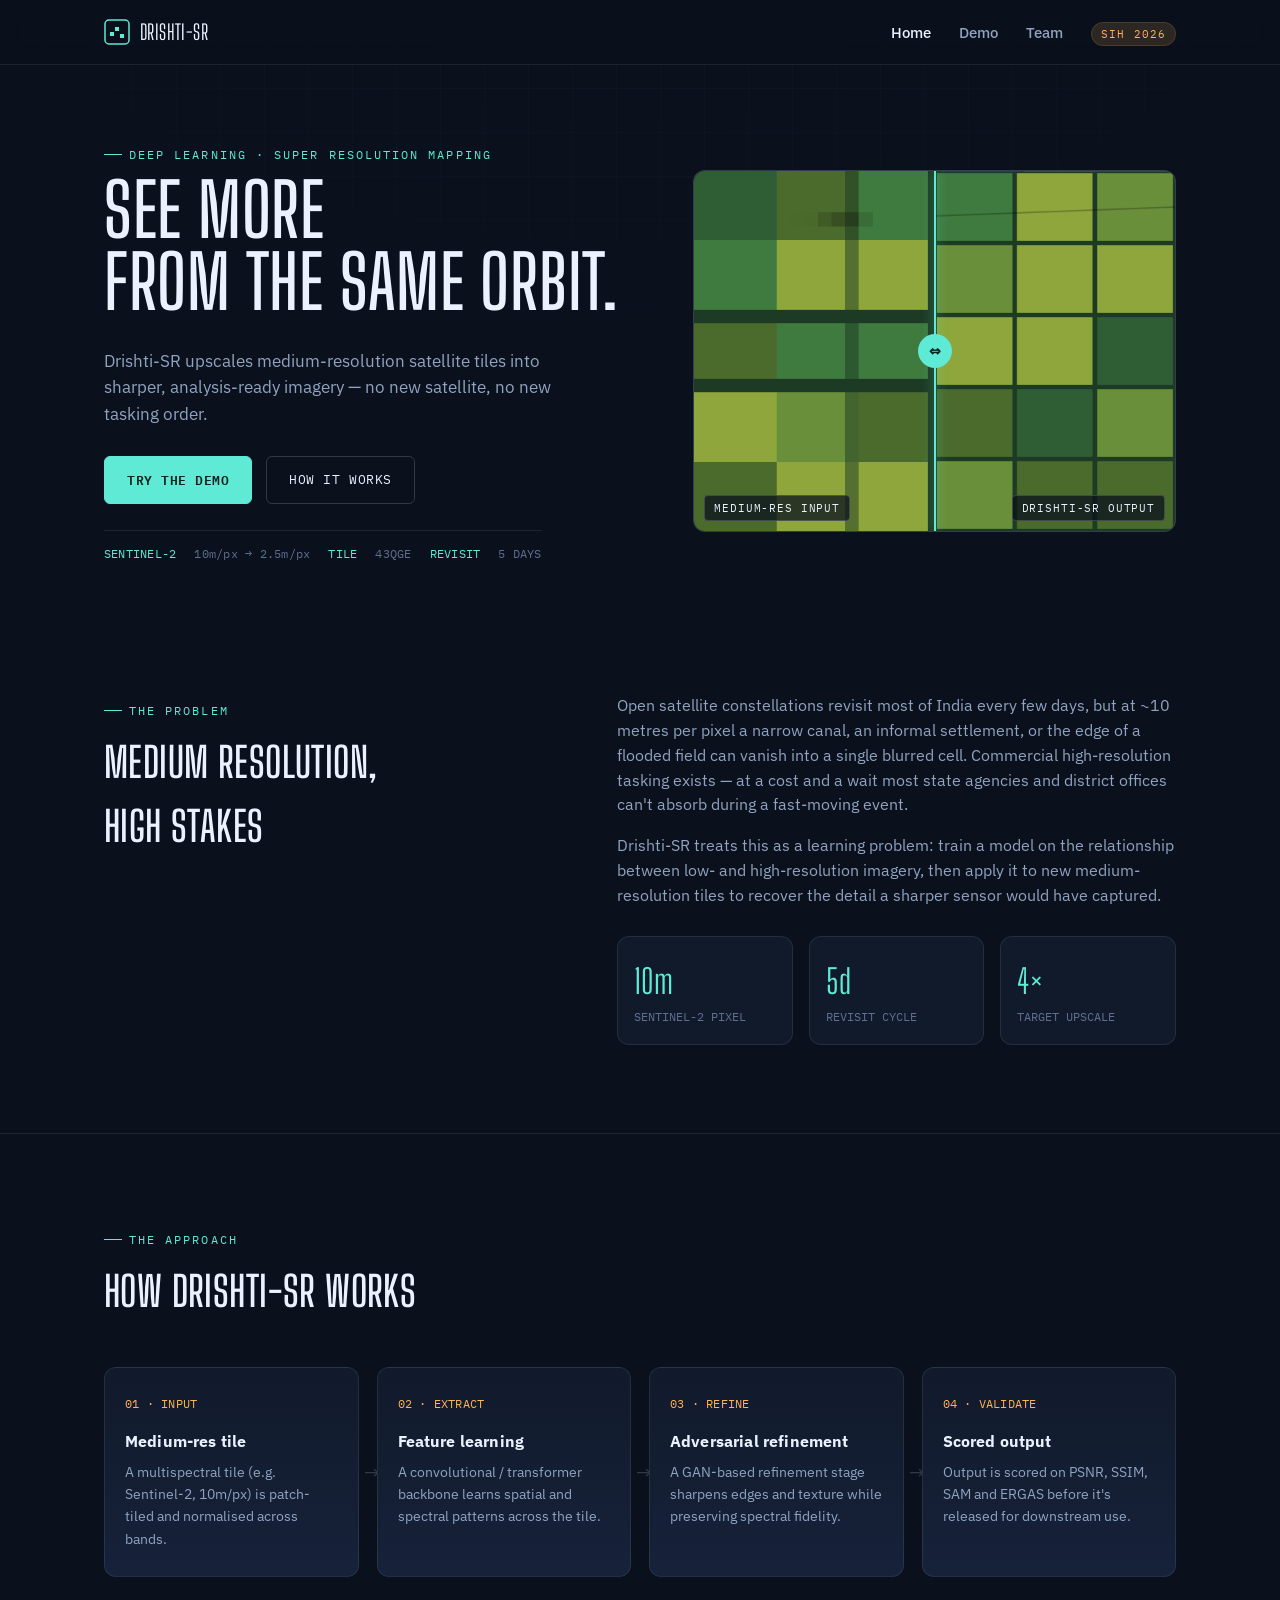
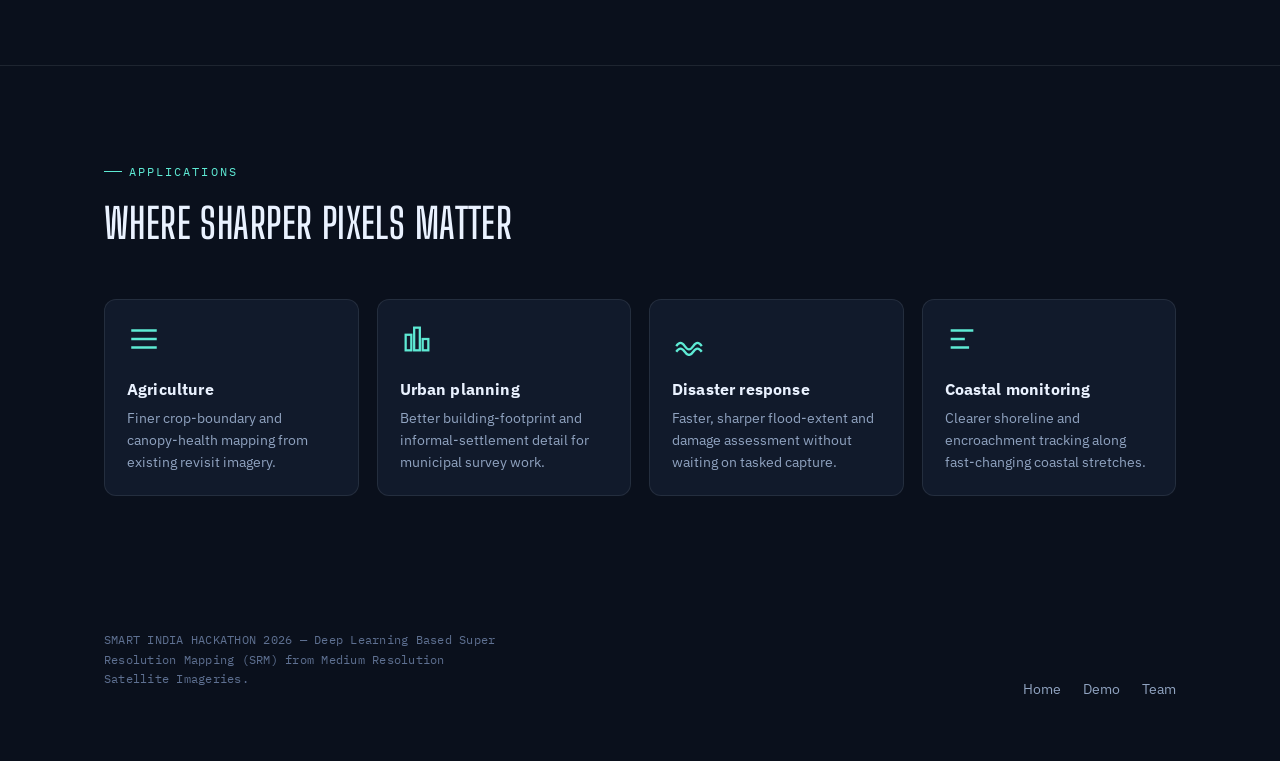
<file: index.html>
<!DOCTYPE html>
<html lang="en">
<head>
<meta charset="UTF-8">
<meta name="viewport" content="width=device-width, initial-scale=1.0">
<title>Drishti-SR — Deep Learning Super Resolution Mapping</title>
<meta name="description" content="Drishti-SR upscales medium-resolution satellite imagery into sharper, analysis-ready tiles using deep learning.">
<link rel="preconnect" href="https://fonts.googleapis.com">
<link href="https://fonts.googleapis.com/css2?family=Big+Shoulders+Display:wght@500;700&family=IBM+Plex+Sans:wght@400;500;600;700&family=IBM+Plex+Mono:wght@400;500&display=swap" rel="stylesheet">
<link rel="stylesheet" href="style.css">
</head>
<body>

  
<nav class="site-nav">
  <div class="wrap">
    <a class="brand" href="index.html">
      <svg class="brand-mark" viewBox="0 0 26 26" fill="none"><rect x="1" y="1" width="24" height="24" rx="4" stroke="#5EEAD4" stroke-width="1.5"/><path d="M6 13h4v4H6zM11 8h4v4h-4zM16 15h4v4h-4z" fill="#5EEAD4"/></svg>
      Drishti-SR
    </a>
    <button class="nav-toggle" aria-label="Toggle menu" aria-expanded="false">☰</button>
    <ul class="nav-links">
      <li><a href="index.html" class="is-active">Home</a></li>
      <li><a href="demo.html">Demo</a></li>
      <li><a href="team.html">Team</a></li>
      <li><span class="nav-tag">SIH 2026</span></li>
    </ul>
  </div>
</nav>

<header class="hero">
  <div class="wrap hero-grid">
    <div class="hero-copy reveal">
      <p class="eyebrow">Deep Learning · Super Resolution Mapping</p>
      <h1>See more<br>from the same orbit.</h1>
      <p class="lede">Drishti-SR upscales medium-resolution satellite tiles into sharper, analysis-ready imagery — no new satellite, no new tasking order.</p>
      <div class="btn-row">
        <a class="btn btn-primary" href="demo.html">Try the demo</a>
        <a class="btn" href="#approach">How it works</a>
      </div>
      <div class="readout mono">
        <span>SENTINEL-2</span> 10m/px → 2.5m/px
        <span>TILE</span> 43QGE
        <span>REVISIT</span> 5 DAYS
      </div>
    </div>
    <div class="hero-visual reveal">
      <div class="compare" id="hero-compare">
        <div class="compare-layer compare-before"><canvas id="hero-canvas-lr"></canvas></div>
        <div class="compare-layer compare-after"><canvas id="hero-canvas-hr"></canvas></div>
        <div class="compare-handle"></div>
        <span class="compare-label left">Medium-res input</span>
        <span class="compare-label right">Drishti-SR output</span>
      </div>
    </div>
  </div>
</header>

<section id="problem">
  <div class="wrap split">
    <div class="reveal">
      <p class="eyebrow">The problem</p>
      <h2>Medium resolution,<br>high stakes</h2>
    </div>
    <div class="reveal">
      <p>Open satellite constellations revisit most of India every few days, but at ~10 metres per pixel a narrow canal, an informal settlement, or the edge of a flooded field can vanish into a single blurred cell. Commercial high-resolution tasking exists — at a cost and a wait most state agencies and district offices can't absorb during a fast-moving event.</p>
      <p>Drishti-SR treats this as a learning problem: train a model on the relationship between low- and high-resolution imagery, then apply it to new medium-resolution tiles to recover the detail a sharper sensor would have captured.</p>
      <div class="stat-row">
        <div class="stat"><div class="n">10m</div><div class="l">SENTINEL-2 PIXEL</div></div>
        <div class="stat"><div class="n">5d</div><div class="l">REVISIT CYCLE</div></div>
        <div class="stat"><div class="n">4×</div><div class="l">TARGET UPSCALE</div></div>
      </div>
    </div>
  </div>
</section>

<section id="approach">
  <div class="wrap">
    <p class="eyebrow reveal">The approach</p>
    <h2 class="reveal">How Drishti-SR works</h2>
    <div class="pipeline">
      <div class="pipe-step reveal">
        <div class="idx mono">01 · INPUT</div>
        <h3>Medium-res tile</h3>
        <p>A multispectral tile (e.g. Sentinel-2, 10m/px) is patch-tiled and normalised across bands.</p>
        <span class="pipe-arrow">→</span>
      </div>
      <div class="pipe-step reveal">
        <div class="idx mono">02 · EXTRACT</div>
        <h3>Feature learning</h3>
        <p>A convolutional / transformer backbone learns spatial and spectral patterns across the tile.</p>
        <span class="pipe-arrow">→</span>
      </div>
      <div class="pipe-step reveal">
        <div class="idx mono">03 · REFINE</div>
        <h3>Adversarial refinement</h3>
        <p>A GAN-based refinement stage sharpens edges and texture while preserving spectral fidelity.</p>
        <span class="pipe-arrow">→</span>
      </div>
      <div class="pipe-step reveal">
        <div class="idx mono">04 · VALIDATE</div>
        <h3>Scored output</h3>
        <p>Output is scored on PSNR, SSIM, SAM and ERGAS before it's released for downstream use.</p>
      </div>
    </div>
  </div>
</section>

<section id="use-cases">
  <div class="wrap">
    <p class="eyebrow reveal">Applications</p>
    <h2 class="reveal">Where sharper pixels matter</h2>
    <div class="cases">
      <div class="case reveal">
        <svg class="ic" viewBox="0 0 24 24" fill="none" stroke="currentColor" stroke-width="1.6"><path d="M3 12h18M3 6h18M3 18h18"/></svg>
        <h3>Agriculture</h3>
        <p>Finer crop-boundary and canopy-health mapping from existing revisit imagery.</p>
      </div>
      <div class="case reveal">
        <svg class="ic" viewBox="0 0 24 24" fill="none" stroke="currentColor" stroke-width="1.6"><rect x="4" y="9" width="4" height="11"/><rect x="10" y="4" width="4" height="16"/><rect x="16" y="12" width="4" height="8"/></svg>
        <h3>Urban planning</h3>
        <p>Better building-footprint and informal-settlement detail for municipal survey work.</p>
      </div>
      <div class="case reveal">
        <svg class="ic" viewBox="0 0 24 24" fill="none" stroke="currentColor" stroke-width="1.6"><path d="M3 17c2-3 4-3 6 0s4 3 6 0 4-3 6 0"/><path d="M3 21c2-3 4-3 6 0s4 3 6 0 4-3 6 0"/></svg>
        <h3>Disaster response</h3>
        <p>Faster, sharper flood-extent and damage assessment without waiting on tasked capture.</p>
      </div>
      <div class="case reveal">
        <svg class="ic" viewBox="0 0 24 24" fill="none" stroke="currentColor" stroke-width="1.6"><path d="M4 6h16M4 12h10M4 18h13"/></svg>
        <h3>Coastal monitoring</h3>
        <p>Clearer shoreline and encroachment tracking along fast-changing coastal stretches.</p>
      </div>
    </div>
  </div>
</section>

<footer>
  <div class="wrap footer-grid">
    <p class="footer-ps mono">SMART INDIA HACKATHON 2026 — Deep Learning Based Super Resolution Mapping (SRM) from Medium Resolution Satellite Imageries.</p>
    <ul class="footer-links">
      <li><a href="index.html">Home</a></li>
      <li><a href="demo.html">Demo</a></li>
      <li><a href="team.html">Team</a></li>
    </ul>
  </div>
</footer>

<script src="script.js"></script>
<script>
  window.addEventListener('DOMContentLoaded', () => {
    const lr = document.getElementById('hero-canvas-lr');
    const hr = document.getElementById('hero-canvas-hr');
    if (lr && hr) {
      const W = 640, H = 480;
      hr.width = W; hr.height = H;
      const hctx = hr.getContext('2d');
      drawSampleTile(hctx, W, H, 'farmland', 7);
      pixelateCanvas(hr, lr, 18);
    }
  });
</script>
</body>
</html>
</file>
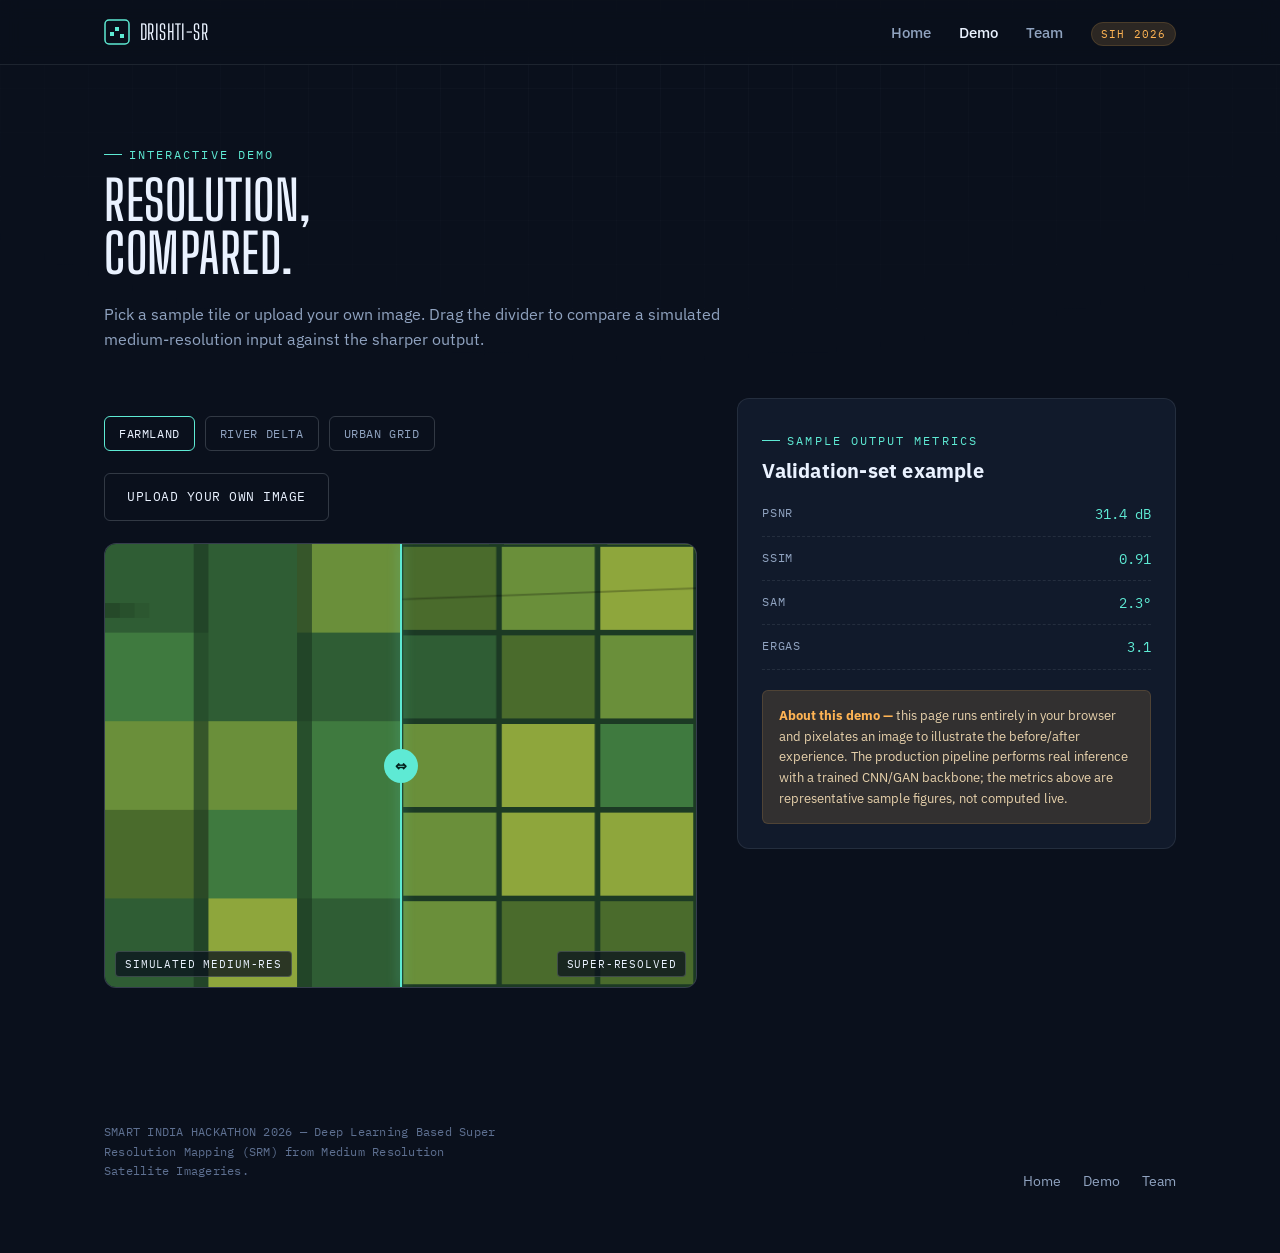
<file: demo.html>
<!DOCTYPE html>
<html lang="en">
<head>
<meta charset="UTF-8">
<meta name="viewport" content="width=device-width, initial-scale=1.0">
<title>Demo — Drishti-SR</title>
<meta name="description" content="See a simulated before/after comparison of medium-resolution input versus Drishti-SR super-resolved output.">
<link rel="preconnect" href="https://fonts.googleapis.com">
<link href="https://fonts.googleapis.com/css2?family=Big+Shoulders+Display:wght@500;700&family=IBM+Plex+Sans:wght@400;500;600;700&family=IBM+Plex+Mono:wght@400;500&display=swap" rel="stylesheet">
<link rel="stylesheet" href="style.css">
</head>
<body>

<nav class="site-nav">
  <div class="wrap">
    <a class="brand" href="index.html">
      <svg class="brand-mark" viewBox="0 0 26 26" fill="none"><rect x="1" y="1" width="24" height="24" rx="4" stroke="#5EEAD4" stroke-width="1.5"/><path d="M6 13h4v4H6zM11 8h4v4h-4zM16 15h4v4h-4z" fill="#5EEAD4"/></svg>
      Drishti-SR
    </a>
    <button class="nav-toggle" aria-label="Toggle menu" aria-expanded="false">☰</button>
    <ul class="nav-links">
      <li><a href="index.html">Home</a></li>
      <li><a href="demo.html" class="is-active">Demo</a></li>
      <li><a href="team.html">Team</a></li>
      <li><span class="nav-tag">SIH 2026</span></li>
    </ul>
  </div>
</nav>


<header class="hero" style="padding-bottom:10px;">
  <div class="wrap">
    <p class="eyebrow reveal">Interactive demo</p>
    <h1 class="reveal" style="font-size:clamp(2.2rem,5vw,3.4rem);">Resolution,<br>compared.</h1>
    <p class="lede reveal">Pick a sample tile or upload your own image. Drag the divider to compare a simulated medium-resolution input against the sharper output.</p>
  </div>
</header>

<section style="padding-top:20px;">
  <div class="wrap demo-shell">
    <div class="reveal">
      <div class="tile-picker" role="group" aria-label="Choose a sample tile">
        <button class="tile-btn is-active" data-tile="farmland">Farmland</button>
        <button class="tile-btn" data-tile="river">River delta</button>
        <button class="tile-btn" data-tile="urban">Urban grid</button>
      </div>
      <div class="upload-row">
        <label class="btn" for="file-input">Upload your own image</label>
        <input type="file" id="file-input" accept="image/*">
        <span class="mono" id="upload-status" style="font-size:0.8rem;color:var(--muted-2);"></span>
      </div>

      <div class="compare" id="demo-compare">
        <div class="compare-layer compare-before"><canvas id="demo-canvas-lr"></canvas></div>
        <div class="compare-layer compare-after"><canvas id="demo-canvas-hr"></canvas></div>
        <div class="compare-handle"></div>
        <span class="compare-label left">Simulated medium-res</span>
        <span class="compare-label right">Super-resolved</span>
      </div>
    </div>

    <aside class="reveal">
      <div class="panel-box">
        <p class="eyebrow" style="margin-bottom:6px;">Sample output metrics</p>
        <h3 style="margin-bottom:0;">Validation-set example</h3>
        <ul class="metric-list">
          <li><span>PSNR</span><span>31.4 dB</span></li>
          <li><span>SSIM</span><span>0.91</span></li>
          <li><span>SAM</span><span>2.3°</span></li>
          <li><span>ERGAS</span><span>3.1</span></li>
        </ul>
        <div class="note-box">
          <strong>About this demo —</strong> this page runs entirely in your browser and pixelates an image to illustrate the before/after experience. The production pipeline performs real inference with a trained CNN/GAN backbone; the metrics above are representative sample figures, not computed live.
        </div>
      </div>
    </aside>
  </div>
</section>

<footer>
  <div class="wrap footer-grid">
    <p class="footer-ps mono">SMART INDIA HACKATHON 2026 — Deep Learning Based Super Resolution Mapping (SRM) from Medium Resolution Satellite Imageries.</p>
    <ul class="footer-links">
      <li><a href="index.html">Home</a></li>
      <li><a href="demo.html">Demo</a></li>
      <li><a href="team.html">Team</a></li>
    </ul>
  </div>
</footer>

<script src="script.js"></script>
<script>
  const W = 640, H = 480;
  const lrCanvas = document.getElementById('demo-canvas-lr');
  const hrCanvas = document.getElementById('demo-canvas-hr');
  const status = document.getElementById('upload-status');

  function renderSample(kind) {
    hrCanvas.width = W; hrCanvas.height = H;
    const ctx = hrCanvas.getContext('2d');
    drawSampleTile(ctx, W, H, kind, Math.floor(Math.random() * 1000) + 1);
    pixelateCanvas(hrCanvas, lrCanvas, 16);
    status.textContent = '';
  }

  document.querySelectorAll('.tile-btn').forEach(btn => {
    btn.addEventListener('click', () => {
      document.querySelectorAll('.tile-btn').forEach(b => b.classList.remove('is-active'));
      btn.classList.add('is-active');
      renderSample(btn.dataset.tile);
    });
  });

  document.getElementById('file-input').addEventListener('change', (e) => {
    const file = e.target.files[0];
    if (!file) return;
    const img = new Image();
    img.onload = () => {
      hrCanvas.width = W; hrCanvas.height = H;
      const ctx = hrCanvas.getContext('2d');
      // cover-fit the uploaded image into the canvas
      const scale = Math.max(W / img.width, H / img.height);
      const w = img.width * scale, h = img.height * scale;
      ctx.drawImage(img, (W - w) / 2, (H - h) / 2, w, h);
      pixelateCanvas(hrCanvas, lrCanvas, 16);
      document.querySelectorAll('.tile-btn').forEach(b => b.classList.remove('is-active'));
      status.textContent = file.name;
    };
    img.src = URL.createObjectURL(file);
  });

  window.addEventListener('DOMContentLoaded', () => renderSample('farmland'));
</script>
</body>
</html>
</file>
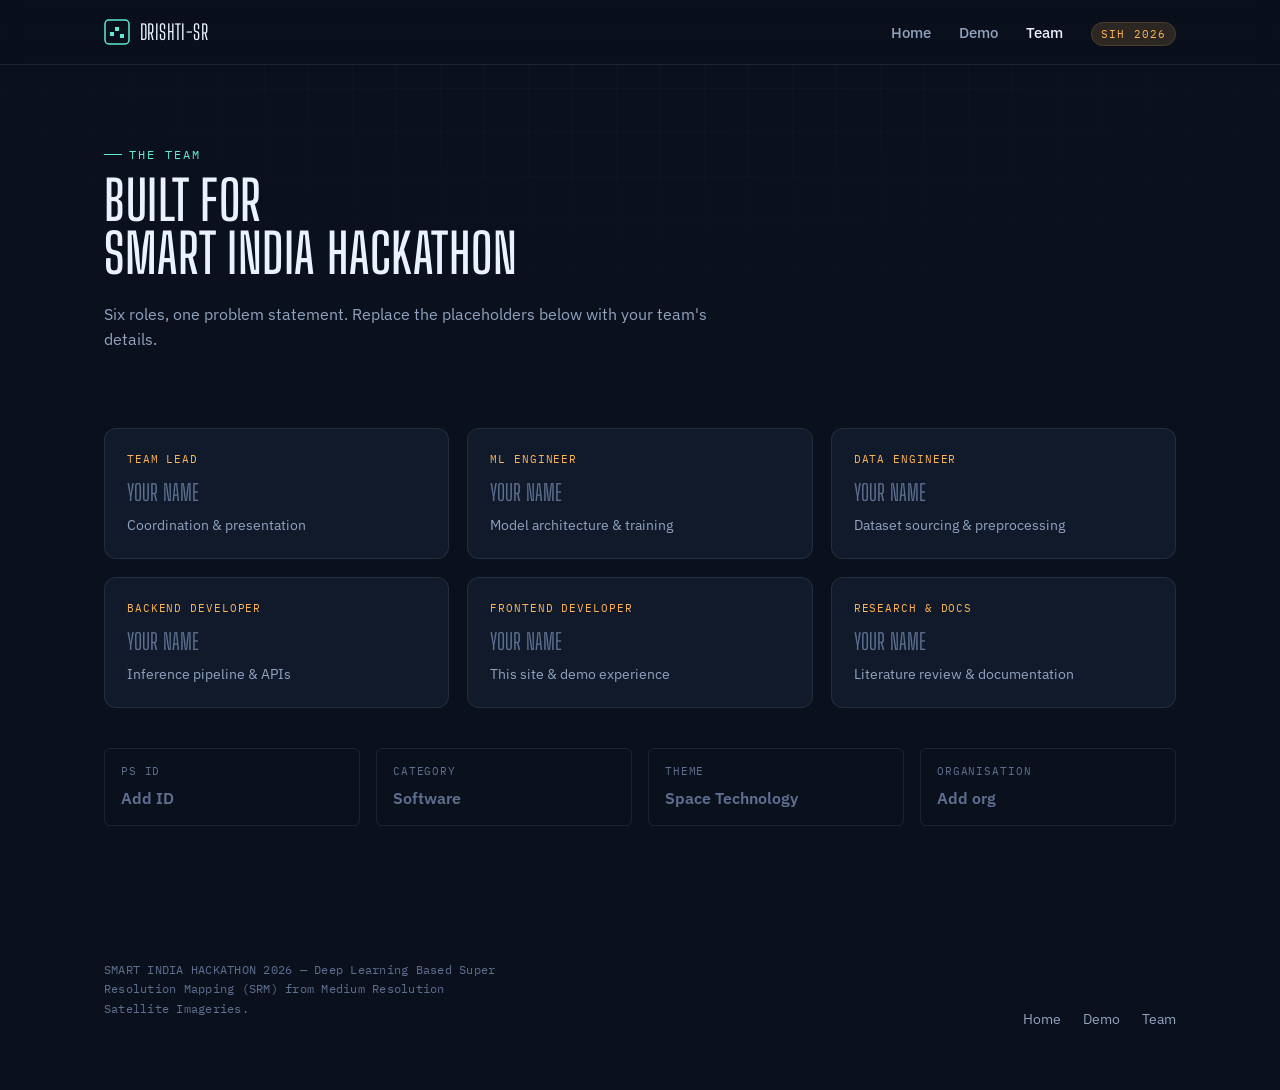
<file: team.html>
<!DOCTYPE html>
<html lang="en">
<head>
<meta charset="UTF-8">
<meta name="viewport" content="width=device-width, initial-scale=1.0">
<title>Team — Drishti-SR</title>
<link rel="preconnect" href="https://fonts.googleapis.com">
<link href="https://fonts.googleapis.com/css2?family=Big+Shoulders+Display:wght@500;700&family=IBM+Plex+Sans:wght@400;500;600;700&family=IBM+Plex+Mono:wght@400;500&display=swap" rel="stylesheet">
<link rel="stylesheet" href="style.css">
</head>
<body>

  
<nav class="site-nav">
  <div class="wrap">
    <a class="brand" href="index.html">
      <svg class="brand-mark" viewBox="0 0 26 26" fill="none"><rect x="1" y="1" width="24" height="24" rx="4" stroke="#5EEAD4" stroke-width="1.5"/><path d="M6 13h4v4H6zM11 8h4v4h-4zM16 15h4v4h-4z" fill="#5EEAD4"/></svg>
      Drishti-SR
    </a>
    <button class="nav-toggle" aria-label="Toggle menu" aria-expanded="false">☰</button>
    <ul class="nav-links">
      <li><a href="index.html">Home</a></li>
      <li><a href="demo.html">Demo</a></li>
      <li><a href="team.html" class="is-active">Team</a></li>
      <li><span class="nav-tag">SIH 2026</span></li>
    </ul>
  </div>
</nav>

<header class="hero" style="padding-bottom:10px;">
  <div class="wrap">
    <p class="eyebrow reveal">The team</p>
    <h1 class="reveal" style="font-size:clamp(2.2rem,5vw,3.4rem);">Built for<br>Smart India Hackathon</h1>
    <p class="lede reveal">Six roles, one problem statement. Replace the placeholders below with your team's details.</p>
  </div>
</header>

<section style="padding-top:10px;">
  <div class="wrap">
    <!-- Edit the six cards below with your team's real names -->
    <div class="team-grid">
      <div class="team-card reveal"><div class="role">Team Lead</div><div class="name">Your Name</div><p style="margin:0;font-size:0.85rem;">Coordination &amp; presentation</p></div>
      <div class="team-card reveal"><div class="role">ML Engineer</div><div class="name">Your Name</div><p style="margin:0;font-size:0.85rem;">Model architecture &amp; training</p></div>
      <div class="team-card reveal"><div class="role">Data Engineer</div><div class="name">Your Name</div><p style="margin:0;font-size:0.85rem;">Dataset sourcing &amp; preprocessing</p></div>
      <div class="team-card reveal"><div class="role">Backend Developer</div><div class="name">Your Name</div><p style="margin:0;font-size:0.85rem;">Inference pipeline &amp; APIs</p></div>
      <div class="team-card reveal"><div class="role">Frontend Developer</div><div class="name">Your Name</div><p style="margin:0;font-size:0.85rem;">This site &amp; demo experience</p></div>
      <div class="team-card reveal"><div class="role">Research &amp; Docs</div><div class="name">Your Name</div><p style="margin:0;font-size:0.85rem;">Literature review &amp; documentation</p></div>
    </div>

    <!-- Edit the four fields below with your exact SIH problem statement details -->
    <div class="ps-box reveal">
      <div class="ps-field"><div class="k">PS ID</div><div class="v">Add ID</div></div>
      <div class="ps-field"><div class="k">Category</div><div class="v">Software</div></div>
      <div class="ps-field"><div class="k">Theme</div><div class="v">Space Technology</div></div>
      <div class="ps-field"><div class="k">Organisation</div><div class="v">Add org</div></div>
    </div>
  </div>
</section>

<footer>
  <div class="wrap footer-grid">
    <p class="footer-ps mono">SMART INDIA HACKATHON 2026 — Deep Learning Based Super Resolution Mapping (SRM) from Medium Resolution Satellite Imageries.</p>
    <ul class="footer-links">
      <li><a href="index.html">Home</a></li>
      <li><a href="demo.html">Demo</a></li>
      <li><a href="team.html">Team</a></li>
    </ul>
  </div>
</footer>

<script src="script.js"></script>
</body>
</html>
</file>
<file: style.css>
/* ===================================================================
   Drishti-SR — design tokens
   =================================================================== */
   
:root{
  --bg: #0A101C;
  --panel: #111A2B;
  --panel-2: #16223A;
  --line: rgba(234,242,255,0.09);
  --line-strong: rgba(234,242,255,0.18);
  --text: #EAF2FF;
  --muted: #90A3C0;
  --muted-2: #5E7091;
  --cyan: #5EEAD4;
  --cyan-dim: rgba(94,234,212,0.14);
  --amber: #FFB454;
  --amber-dim: rgba(255,180,84,0.14);
  --radius-s: 6px;
  --radius-m: 12px;
  --radius-l: 20px;
  --wrap: 1120px;
  --font-display: "Big Shoulders Display", sans-serif;
  --font-body: "IBM Plex Sans", sans-serif;
  --font-mono: "IBM Plex Mono", monospace;
}

@media (prefers-reduced-motion: reduce){
  *{ animation-duration: 0.001ms !important; animation-iteration-count: 1 !important; transition-duration: 0.001ms !important; scroll-behavior: auto !important; }
}

*, *::before, *::after{ box-sizing: border-box; }
html{ scroll-behavior: smooth; }
body{
  margin:0;
  background: var(--bg);
  color: var(--text);
  font-family: var(--font-body);
  font-size: 16px;
  line-height: 1.55;
  -webkit-font-smoothing: antialiased;
}
body::before{
  content:"";
  position: fixed; inset:0;
  background-image:
    linear-gradient(var(--line) 1px, transparent 1px),
    linear-gradient(90deg, var(--line) 1px, transparent 1px);
  background-size: 44px 44px;
  opacity: 0.35;
  pointer-events: none;
  z-index: 0;
  mask-image: radial-gradient(ellipse 100% 60% at 50% 0%, black 0%, transparent 75%);
}

h1,h2,h3{ font-family: var(--font-display); font-weight: 600; letter-spacing: 0.01em; margin: 0 0 0.4em; text-transform: uppercase; }
h1{ font-size: clamp(2.6rem, 6vw, 4.6rem); line-height: 0.98; }
h2{ font-size: clamp(1.8rem, 3.4vw, 2.6rem); }
h3{ font-size: 1.25rem; text-transform: none; font-family: var(--font-body); font-weight: 700; }
p{ margin: 0 0 1em; color: var(--muted); max-width: 62ch; }
a{ color: var(--cyan); text-decoration: none; }
a:hover{ text-decoration: underline; }
img{ max-width: 100%; display:block; }

.mono{ font-family: var(--font-mono); letter-spacing: 0.02em; }
.eyebrow{
  font-family: var(--font-mono);
  font-size: 0.72rem;
  letter-spacing: 0.18em;
  text-transform: uppercase;
  color: var(--cyan);
  display: inline-flex; align-items: center; gap: 0.6em;
  margin-bottom: 0.9em;
}
.eyebrow::before{ content:""; width: 18px; height: 1px; background: var(--cyan); display:inline-block; }

:focus-visible{ outline: 2px solid var(--cyan); outline-offset: 3px; border-radius: 4px; }

.wrap{ max-width: var(--wrap); margin: 0 auto; padding: 0 24px; position: relative; z-index: 1; }
section{ padding: 88px 0; border-bottom: 1px solid var(--line); }
section:last-of-type{ border-bottom: none; }

/* ---------- nav ---------- */
.site-nav{
  position: sticky; top: 0; z-index: 50;
  background: rgba(10,16,28,0.82);
  backdrop-filter: blur(10px);
  border-bottom: 1px solid var(--line);
}
.site-nav .wrap{ display:flex; align-items:center; justify-content: space-between; padding-top: 16px; padding-bottom: 16px; }
.brand{ display:flex; align-items:center; gap: 10px; font-family: var(--font-display); font-size: 1.3rem; letter-spacing: 0.02em; color: var(--text); text-transform: uppercase; }
.brand:hover{ text-decoration:none; }
.brand-mark{ width: 26px; height: 26px; flex: none; }
.nav-links{ display:flex; align-items:center; gap: 28px; list-style:none; margin:0; padding:0; }
.nav-links a{ color: var(--muted); font-size: 0.92rem; font-weight: 500; }
.nav-links a.is-active{ color: var(--text); }
.nav-links a:hover{ color: var(--text); text-decoration:none; }
.nav-tag{
  font-family: var(--font-mono); font-size: 0.68rem; letter-spacing: 0.1em;
  color: var(--amber); border: 1px solid var(--amber-dim); background: var(--amber-dim);
  padding: 4px 9px; border-radius: 999px;
}
.nav-toggle{ display:none; background:none; border: 1px solid var(--line-strong); border-radius: 8px; padding: 8px 10px; color: var(--text); }

/* ---------- buttons ---------- */
.btn{
  display:inline-flex; align-items:center; gap: 8px;
  font-family: var(--font-mono); font-size: 0.82rem; letter-spacing: 0.04em; text-transform: uppercase;
  padding: 13px 22px; border-radius: var(--radius-s);
  border: 1px solid var(--line-strong); color: var(--text);
  cursor: pointer; background: transparent;
  transition: border-color 0.15s ease, background 0.15s ease, transform 0.15s ease;
}
.btn:hover{ text-decoration:none; border-color: var(--cyan); transform: translateY(-1px); }
.btn-primary{ background: var(--cyan); color: #04241F; border-color: var(--cyan); font-weight: 600; }
.btn-primary:hover{ background: #7FF3E1; border-color: #7FF3E1; }
.btn-row{ display:flex; gap: 14px; flex-wrap: wrap; margin-top: 28px; }

/* ---------- hero ---------- */
.hero{ padding-top: 72px; padding-bottom: 40px; border-bottom: none; }
.hero-grid{ display:grid; grid-template-columns: 1.05fr 0.95fr; gap: 56px; align-items: center; }
.hero-copy p.lede{ font-size: 1.08rem; max-width: 48ch; }
.readout{
  margin-top: 26px; display:inline-flex; gap: 18px; flex-wrap: wrap;
  font-family: var(--font-mono); font-size: 0.76rem; color: var(--muted-2);
  border-top: 1px solid var(--line); padding-top: 14px;
}
.readout span{ color: var(--cyan); }

.compare{
  position: relative; border-radius: var(--radius-m); overflow: hidden;
  border: 1px solid var(--line-strong); aspect-ratio: 4/3; background: #0D1526;
  cursor: ew-resize; user-select: none; touch-action: none;
}
.compare-layer{ position:absolute; inset:0; width:100%; height:100%; }
.compare-layer svg, .compare-layer canvas{ width:100%; height:100%; display:block; }
.compare-after{ clip-path: inset(0 0 0 50%); }
.compare-handle{
  position:absolute; top:0; bottom:0; left:50%;
  width: 2px; background: var(--cyan); transform: translateX(-1px);
  box-shadow: 0 0 12px rgba(94,234,212,0.7);
}
.compare-handle::after{
  content:"⇔"; position:absolute; top:50%; left:50%; transform: translate(-50%,-50%);
  width: 34px; height: 34px; border-radius: 50%; background: var(--cyan); color:#04241F;
  display:flex; align-items:center; justify-content:center; font-size: 0.9rem; font-weight: 700;
}
.compare-label{
  position:absolute; bottom: 10px; font-family: var(--font-mono); font-size: 0.66rem;
  letter-spacing: 0.08em; text-transform: uppercase; padding: 4px 9px; border-radius: 4px;
  background: rgba(10,16,28,0.75); border: 1px solid var(--line-strong);
}
.compare-label.left{ left: 10px; }
.compare-label.right{ right: 10px; }

/* ---------- problem / stats ---------- */
.split{ display:grid; grid-template-columns: 0.9fr 1.1fr; gap: 56px; align-items: start; }
.stat-row{ display:grid; grid-template-columns: repeat(3,1fr); gap: 16px; margin-top: 28px; }
.stat{ border: 1px solid var(--line); border-radius: var(--radius-m); padding: 18px 16px; background: var(--panel); }
.stat .n{ font-family: var(--font-display); font-size: 2.1rem; color: var(--cyan); text-transform:none; }
.stat .l{ font-size: 0.78rem; color: var(--muted-2); font-family: var(--font-mono); }

/* ---------- pipeline ---------- */
.pipeline{ display:grid; grid-template-columns: repeat(4,1fr); gap: 18px; margin-top: 44px; }
.pipe-step{
  position: relative; border: 1px solid var(--line); border-radius: var(--radius-m);
  padding: 26px 20px; background: linear-gradient(180deg, var(--panel), var(--panel-2));
}
.pipe-step .idx{ font-family: var(--font-mono); color: var(--amber); font-size: 0.78rem; }
.pipe-step h3{ margin: 14px 0 8px; font-size: 1.02rem; }
.pipe-step p{ font-size: 0.9rem; margin: 0; }
.pipe-arrow{
  display:none; position:absolute; right: -22px; top: 50%; transform: translateY(-50%);
  color: var(--line-strong); font-size: 1.2rem;
}
@media (min-width: 861px){ .pipe-step:not(:last-child) .pipe-arrow{ display:block; } }

/* ---------- use cases ---------- */
.cases{ display:grid; grid-template-columns: repeat(4,1fr); gap: 18px; margin-top: 44px; }
.case{ border: 1px solid var(--line); border-radius: var(--radius-m); padding: 22px; background: var(--panel); transition: border-color .15s ease, transform .15s ease; }
.case:hover{ border-color: var(--cyan-dim); transform: translateY(-3px); }
.case .ic{ width: 34px; height: 34px; color: var(--cyan); margin-bottom: 14px; }
.case h3{ font-size: 1rem; margin-bottom: 6px; }
.case p{ font-size: 0.88rem; margin: 0; }

/* ---------- footer ---------- */
footer{ padding: 46px 0 60px; }
.footer-grid{ display:flex; justify-content: space-between; align-items: flex-end; flex-wrap: wrap; gap: 24px; }
.footer-ps{ font-family: var(--font-mono); font-size: 0.78rem; color: var(--muted-2); max-width: 56ch; }
.footer-links{ display:flex; gap: 22px; list-style:none; padding:0; margin:0; }
.footer-links a{ color: var(--muted); font-size: 0.88rem; }

/* ---------- reveal ---------- */
.reveal{ opacity: 0; transform: translateY(14px); transition: opacity .5s ease, transform .5s ease; }
.reveal.is-visible{ opacity: 1; transform: none; }

/* ---------- demo page ---------- */
.demo-shell{ display:grid; grid-template-columns: 1.15fr 0.85fr; gap: 40px; align-items: start; }
.tile-picker{ display:flex; gap: 10px; flex-wrap: wrap; margin: 18px 0 22px; }
.tile-btn{
  font-family: var(--font-mono); font-size: 0.76rem; text-transform: uppercase; letter-spacing: 0.05em;
  padding: 9px 14px; border-radius: var(--radius-s); border: 1px solid var(--line-strong); background: transparent; color: var(--muted); cursor:pointer;
}
.tile-btn.is-active, .tile-btn:hover{ color: var(--text); border-color: var(--cyan); }
.upload-row{ display:flex; align-items:center; gap: 12px; margin-bottom: 22px; }
.upload-row input[type=file]{ display:none; }

.panel-box{ border: 1px solid var(--line); border-radius: var(--radius-m); background: var(--panel); padding: 24px; }
.metric-list{ list-style:none; margin: 18px 0 0; padding:0; display:grid; gap: 12px; }
.metric-list li{ display:flex; justify-content: space-between; border-bottom: 1px dashed var(--line); padding-bottom: 10px; font-family: var(--font-mono); font-size: 0.86rem; }
.metric-list li span:first-child{ color: var(--muted); text-transform: uppercase; letter-spacing: 0.05em; font-size: 0.72rem; }
.metric-list li span:last-child{ color: var(--cyan); }
.note-box{
  margin-top: 20px; padding: 14px 16px; border-radius: var(--radius-s);
  border: 1px solid var(--amber-dim); background: var(--amber-dim);
  font-size: 0.84rem; color: #E8D2AC;
}
.note-box strong{ color: var(--amber); }

/* ---------- team page ---------- */
.team-grid{ display:grid; grid-template-columns: repeat(3,1fr); gap: 18px; margin-top: 40px; }
.team-card{ border: 1px solid var(--line); border-radius: var(--radius-m); padding: 22px; background: var(--panel); }
.team-card .role{ font-family: var(--font-mono); font-size: 0.7rem; letter-spacing: 0.08em; text-transform: uppercase; color: var(--amber); }
.team-card .name{ font-family: var(--font-display); font-size: 1.4rem; text-transform: uppercase; margin: 8px 0 4px; color: var(--muted-2); }
.ps-box{ margin-top: 40px; display:grid; grid-template-columns: repeat(4,1fr); gap: 16px; }
.ps-field{ border: 1px solid var(--line); border-radius: var(--radius-s); padding: 14px 16px; }
.ps-field .k{ font-family: var(--font-mono); font-size: 0.68rem; color: var(--muted-2); text-transform: uppercase; letter-spacing: 0.08em; }
.ps-field .v{ margin-top: 6px; font-weight: 600; color: var(--muted-2); }

/* ---------- responsive ---------- */
@media (max-width: 980px){
  .hero-grid, .split, .demo-shell{ grid-template-columns: 1fr; }
  .pipeline{ grid-template-columns: repeat(2,1fr); }
  .cases{ grid-template-columns: repeat(2,1fr); }
  .stat-row{ grid-template-columns: repeat(3,1fr); }
  .team-grid{ grid-template-columns: repeat(2,1fr); }
  .ps-box{ grid-template-columns: repeat(2,1fr); }
}
@media (max-width: 640px){
  .nav-links{
    position: absolute; top: 100%; left:0; right:0; background: var(--bg);
    flex-direction: column; align-items: flex-start; gap: 0;
    border-bottom: 1px solid var(--line); display:none;
  }
  .nav-links.is-open{ display:flex; }
  .nav-links li{ width:100%; }
  .nav-links a{ display:block; padding: 14px 24px; border-top: 1px solid var(--line); }
  .nav-toggle{ display:block; }
  .pipeline, .cases, .team-grid, .stat-row, .ps-box{ grid-template-columns: 1fr; }
  section{ padding: 56px 0; }
}
</file>
